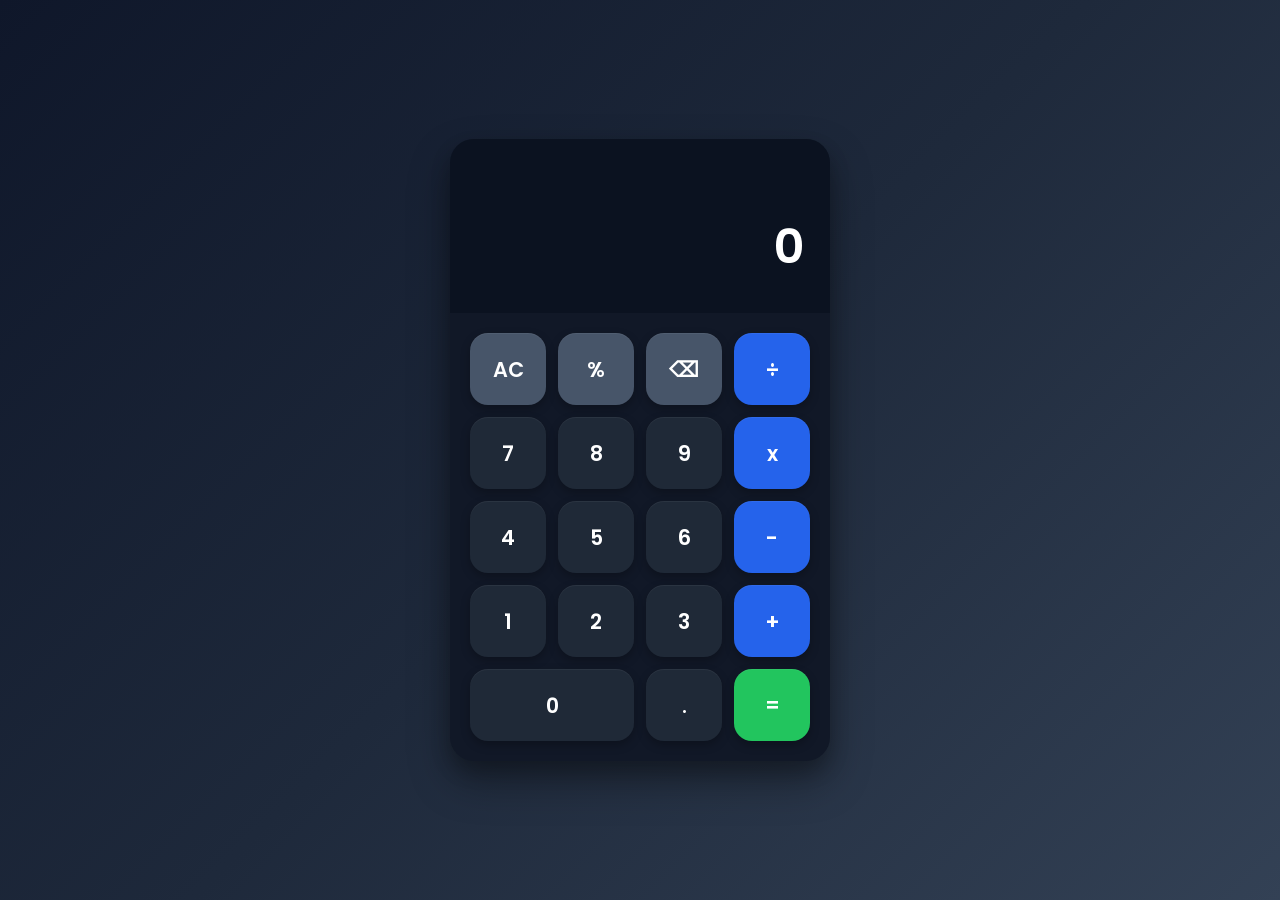
<file: index.html>
<!DOCTYPE html>
<html lang="en">
<head>
    <meta charset="UTF-8">
    <meta name="viewport" content="width=device-width, initial-scale=1.0">
    <title>JavaScript Calculator</title>

    <!-- Google Font -->
    <link rel="preconnect" href="https://fonts.googleapis.com">
    <link rel="preconnect" href="https://fonts.gstatic.com" crossorigin>
    <link href="https://fonts.googleapis.com/css2?family=Poppins:wght@300;400;500;600;700&display=swap" rel="stylesheet">

    <!-- CSS -->
    <link rel="stylesheet" href="style.css">
</head>
<body>

    <main class="calculator">

        <!-- Display -->
        <section class="display">
            <div class="previous-operand" id="previous-operand"></div>
            <div class="current-operand" id="current-operand">0</div>
        </section>

        <!-- Buttons -->
        <section class="buttons">

            <!-- First Row -->
            <button class="btn function" data-action="clear">AC</button>
            <button class="btn function" data-action="percent">%</button>
            <button class="btn function" data-action="delete">⌫</button>
            <button class="btn operator" data-action="/">÷</button>

            <!-- Second Row -->
            <button class="btn number" data-number="7">7</button>
            <button class="btn number" data-number="8">8</button>
            <button class="btn number" data-number="9">9</button>
            <button class="btn operator" data-action="*">x</button>

            <!-- Third Row -->
            <button class="btn number" data-number="4">4</button>
            <button class="btn number" data-number="5">5</button>
            <button class="btn number" data-number="6">6</button>
            <button class="btn operator" data-action="-">-</button>

            <!-- Fourth Row -->
            <button class="btn number" data-number="1">1</button>
            <button class="btn number" data-number="2">2</button>
            <button class="btn number" data-number="3">3</button>
            <button class="btn operator" data-action="+">+</button>

            <!-- Fifth Row -->
            <button class="btn zero number" data-number="0">0</button>
            <button class="btn number" data-number=".">.</button>
            <button class="btn equals" data-action="calculate">=</button>

        </section>

    </main>

    <!-- JavaScript -->
    <script src="script.js"></script>

</body>
</html>
</file>
<file: style.css>
/* ===== GOOGLE FONT ===== */
@import url('https://fonts.googleapis.com/css2?family=Poppins:wght@300;400;500;600;700&display=swap');

/* ===== CSS RESET ===== */
* {
    margin:0;
    padding:0;
    box-sizing:border-box;
}

html {
    font-size:16px;
}

body {
    font-family:"Poppins",sans-serif;
    min-height:100vh;
    display:flex;
    justify-content:center;
    align-items:center;
    background:linear-gradient(135deg,#0f172a,#1e293b,#334155);
    padding:20px;
}

/* ===== CALCULATOR ===== */
.calculator {
    width:100%;
    max-width:380px;
    background:#111827;
    border-radius:24px;
    overflow:hidden;
    box-shadow:
        0 20px 40px rgba(0,0,0,.35),
        0 10px 20px rgba(0,0,0,.2);
}

/* ===== DISPLAY ===== */
.display {
    min-height:170px;
    background:#0b1220;
    padding:30px 25px;
    display:flex;
    flex-direction:column;
    justify-content:flex-end;
    align-items:flex-end;
    word-wrap:break-word;
    word-break:break-all;
}

.previous-operand {
    min-height:32px;
    color:#94a3b8;
    font-size:1.2rem;
    margin-bottom:10px;
}

.current-operand {
    color:#ffffff;
    font-size:3rem;
    font-weight:600;
}

/* ===== BUTTON GRID ===== */
.buttons {
    display:grid;
    grid-template-columns:repeat(4,1fr);
    gap:12px;
    padding:20px;
}

/* ===== GENERAL BUTTONS ===== */
.btn {
    border:none;
    outline:none;
    height:72px;
    border-radius:18px;
    cursor:pointer;
    font-size:1.3rem;
    font-weight:600;
    font-family:inherit;
    transition:.2s ease;
    user-select:none;
}

.btn:hover {
    transform:translateY(-2px);
}

.btn:active {
    transform:scale(.96);
}

/* ===== NUMBER BUTTONS ===== */
.number {
    background:#1f2937;
    color:white;
}

.number:hover {
    background:#2d3748;
}

/* =====  OPERATOR BUTTONS ===== */
.operator {
    background:#2563eb;
    color:white;
}

.operator:hover {
    background:#1d4ed8;
}

/* ===== FUNCTION BUTTONS ===== */
.function {
    background:#475569;
    color:white;
}

.function:hover {
    background:#64748b;
}

/* ===== EQUAL BUTTON===== */
.equals {
    background:#22c55e;
    color:white;
}

.equals:hover {
    background:#16a34a;
}

/* ===== ZERO BUTTON ===== */
.zero {
    grid-column:span 2;
}

/* ===== BUTTON SHADOW ====== */
.btn {
    box-shadow:
        inset 0 1px 0 rgba(255,255,255,.05),
        0 4px 10px rgba(0,0,0,.25);
}

/* ===== RESPONSIVE DESIGN ===== */
@media (max-width:480px) {
    .calculator {
        max-width:100%;
    }

    .display {
        min-height:150px;
        padding:25px 20px;
    }

    .current-operand {
        font-size:2.5rem;
    }

    .previous-operand {
        font-size:1rem;
    }

    .btn {
        height:65px;
        font-size:1.15rem;
    }
}
</file>
